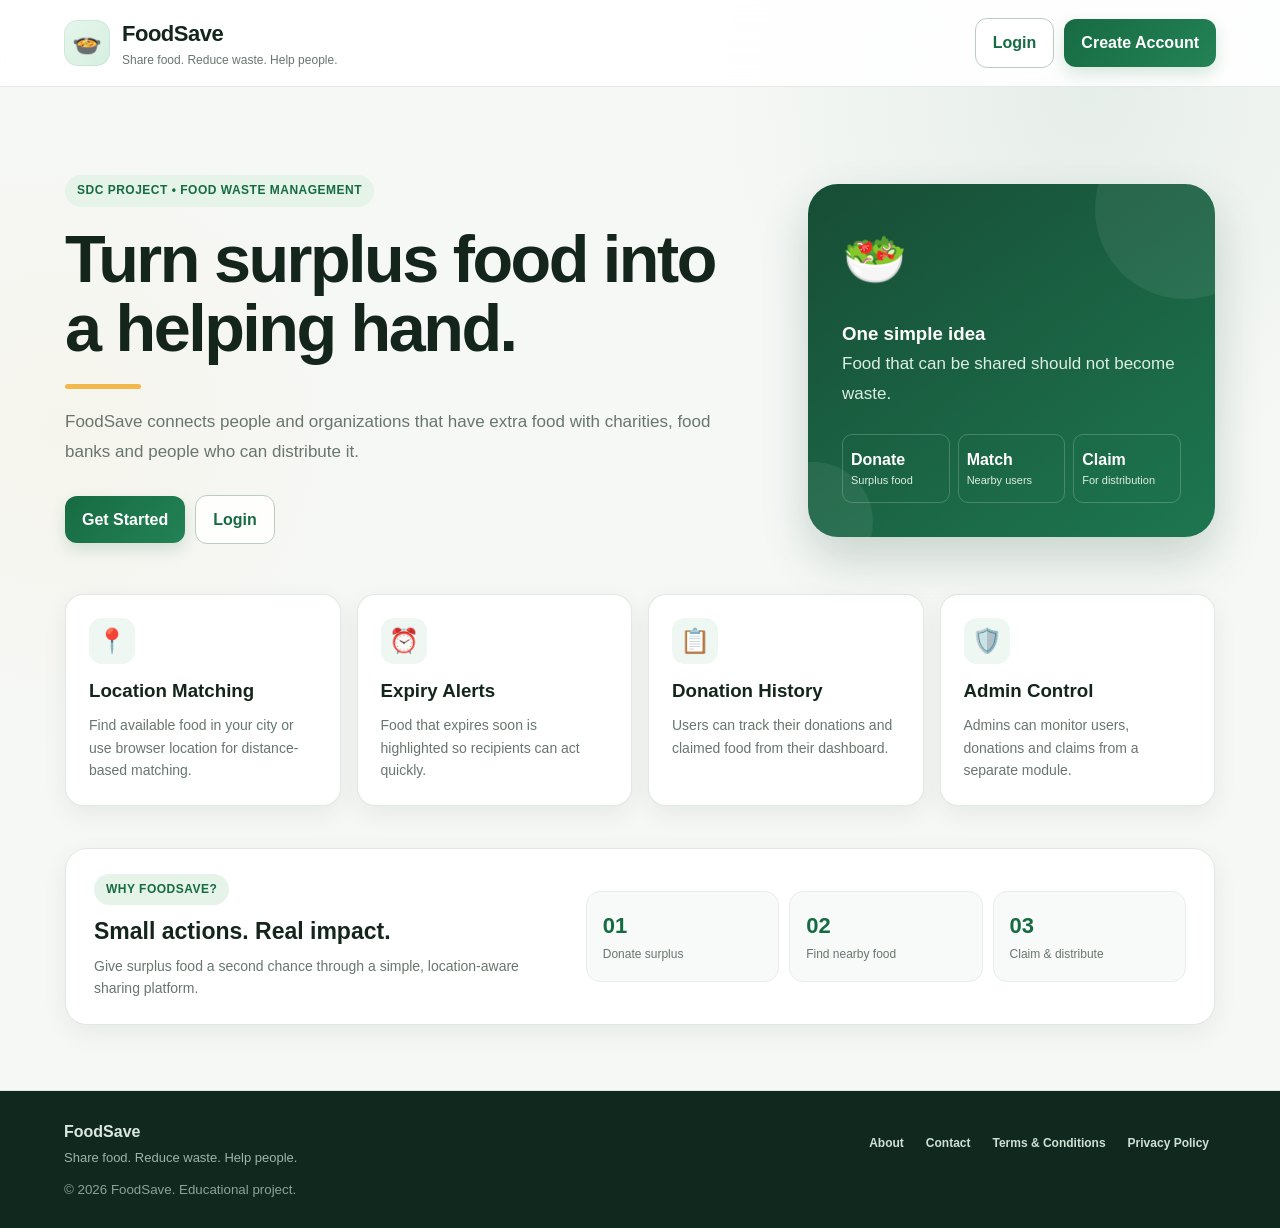
<file: index.html>
<!DOCTYPE html>
<html lang="en">
<head>
    <meta charset="UTF-8">
    <meta name="viewport" content="width=device-width, initial-scale=1.0">
    <title>FoodSave - Food Waste Management System</title>
    <link rel="stylesheet" href="style.css">
</head>
<body data-page="public">
    <!-- ================= LANDING PAGE ================= -->
    <section id="landingPage" class="page">
        <header class="topbar public-nav">
            <div class="brand">
                <span class="brand-icon">🍲</span>
                <div>
                    <h1>FoodSave</h1>
                    <p>Share food. Reduce waste. Help people.</p>
                </div>
            </div>
            <div class="nav-actions">
                <button class="btn btn-outline" onclick="showPage('loginPage')">Login</button>
                <button class="btn btn-primary" onclick="showPage('signupPage')">Create Account</button>
            </div>
        </header>

        <main>
            <section class="hero">
                <div class="hero-content">
                    <span class="badge">SDC Project • Food Waste Management</span>
                    <h2>Turn surplus food into a helping hand.</h2>
                    <p>
                        FoodSave connects people and organizations that have extra food
                        with charities, food banks and people who can distribute it.
                    </p>
                    <div class="hero-buttons">
                        <button class="btn btn-primary btn-large" onclick="showPage('signupPage')">
                            Get Started
                        </button>
                        <button class="btn btn-outline btn-large" onclick="showPage('loginPage')">
                            Login
                        </button>
                    </div>
                </div>

                <div class="hero-card">
                    <div class="hero-card-icon">🥗</div>
                    <h3>One simple idea</h3>
                    <p>Food that can be shared should not become waste.</p>
                    <div class="mini-stats">
                        <div><strong>Donate</strong><span>Surplus food</span></div>
                        <div><strong>Match</strong><span>Nearby users</span></div>
                        <div><strong>Claim</strong><span>For distribution</span></div>
                    </div>
                </div>
            </section>

            <section class="feature-grid container">
                <article class="feature-card">
                    <div class="feature-icon">📍</div>
                    <h3>Location Matching</h3>
                    <p>Find available food in your city or use browser location for distance-based matching.</p>
                </article>
                <article class="feature-card">
                    <div class="feature-icon">⏰</div>
                    <h3>Expiry Alerts</h3>
                    <p>Food that expires soon is highlighted so recipients can act quickly.</p>
                </article>
                <article class="feature-card">
                    <div class="feature-icon">📋</div>
                    <h3>Donation History</h3>
                    <p>Users can track their donations and claimed food from their dashboard.</p>
                </article>
                <article class="feature-card">
                    <div class="feature-icon">🛡️</div>
                    <h3>Admin Control</h3>
                    <p>Admins can monitor users, donations and claims from a separate module.</p>
                </article>
            </section>

            <section class="impact-strip container">
                <div class="impact-copy">
                    <span class="eyebrow">Why FoodSave?</span>
                    <h3>Small actions. Real impact.</h3>
                    <p>Give surplus food a second chance through a simple, location-aware sharing platform.</p>
                </div>
                <div class="impact-metrics">
                    <div><strong>01</strong><span>Donate surplus</span></div>
                    <div><strong>02</strong><span>Find nearby food</span></div>
                    <div><strong>03</strong><span>Claim & distribute</span></div>
                </div>
            </section>
        </main>

        <footer class="site-footer">
            <div>
                <strong>FoodSave</strong>
                <p>Share food. Reduce waste. Help people.</p>
            </div>
            <div class="footer-links">
                <button onclick="showPage('aboutPage')">About</button>
                <button onclick="showPage('contactPage')">Contact</button>
                <button onclick="showPage('termsPage')">Terms & Conditions</button>
                <button onclick="showPage('privacyPage')">Privacy Policy</button>
            </div>
            <small>© 2026 FoodSave. Educational project.</small>
        </footer>
    </section>

    <!-- ================= ABOUT PAGE ================= -->
    <section id="aboutPage" class="page hidden legal-page">
        <div class="legal-shell">
            <button class="back-link" onclick="showPage('landingPage')">← Back to home</button>
            <span class="badge">About FoodSave</span>
            <h2>Making surplus food useful.</h2>
            <p>FoodSave is a food waste management project that connects people who have surplus food with users who can claim it for distribution.</p>
            <div class="legal-grid">
                <div class="legal-card"><h3>Donate</h3><p>Users can post surplus food with quantity, location, category and expiry details.</p></div>
                <div class="legal-card"><h3>Find</h3><p>Users can search available food by name, city and category.</p></div>
                <div class="legal-card"><h3>Manage</h3><p>Administrators can monitor users, donations and claims.</p></div>
            </div>
            <button class="btn btn-primary" onclick="showPage('landingPage')">Back to FoodSave</button>
        </div>
    </section>

    <!-- ================= CONTACT PAGE ================= -->
    <section id="contactPage" class="page hidden legal-page">
        <div class="legal-shell">
            <button class="back-link" onclick="showPage('landingPage')">← Back to home</button>
            <span class="badge">Contact</span>
            <h2>Contact FoodSave</h2>
            <p>If you have a question about this project, please contact the project administrator through your college/project communication channel.</p>
            <div class="legal-card">
                <h3>Project Support</h3>
                <p><strong>Project:</strong> FoodSave - Food Waste Management System</p>
                <p><strong>Purpose:</strong> Academic / educational project</p>
                <p class="muted">Do not enter sensitive personal information into this demo application.</p>
            </div>
            <button class="btn btn-primary" onclick="showPage('landingPage')">Back to FoodSave</button>
        </div>
    </section>

    <!-- ================= TERMS PAGE ================= -->
    <section id="termsPage" class="page hidden legal-page">
        <div class="legal-shell">
            <button class="back-link" onclick="showPage('landingPage')">← Back to home</button>
            <span class="badge">Legal</span>
            <h2>Terms & Conditions</h2>
            <p class="muted">Last updated: September 2026</p>
            <div class="legal-card legal-content">
                <h3>1. Use of FoodSave</h3>
                <p>FoodSave is an educational food-sharing platform demo. Users should provide accurate information when creating accounts and food donations.</p>
                <h3>2. Food Information</h3>
                <p>Donors are responsible for providing accurate food name, quantity, description, location and expiry information. Users should check food condition and suitability before accepting any donation.</p>
                <h3>3. User Conduct</h3>
                <p>Users must not misuse the platform, provide misleading information, attempt unauthorized access, or use the application for unlawful activity.</p>
                <h3>4. Claims and Donations</h3>
                <p>A food claim records an intended claim in this demo. FoodSave does not guarantee delivery, food quality, safety, availability or successful distribution.</p>
                <h3>5. Admin Access</h3>
                <p>Administrative features are intended only for authorized administrators. Users must not attempt to access or modify admin-only features.</p>
                <h3>6. Changes</h3>
                <p>These terms may be updated as the project develops. Users should review the latest version before continuing to use the demo.</p>
            </div>
            <button class="btn btn-primary" onclick="showPage('landingPage')">Back to FoodSave</button>
        </div>
    </section>

    <!-- ================= PRIVACY PAGE ================= -->
    <section id="privacyPage" class="page hidden legal-page">
        <div class="legal-shell">
            <button class="back-link" onclick="showPage('landingPage')">← Back to home</button>
            <span class="badge">Privacy</span>
            <h2>Privacy Policy</h2>
            <p class="muted">Last updated: September 2026</p>
            <div class="legal-card legal-content">
                <h3>1. Information Stored</h3>
                <p>The demo can store your name, email, password, city, food donation details, claim details and optional browser location information.</p>
                <h3>2. Where Information Is Stored</h3>
                <p>This version of FoodSave stores data in your browser's Local Storage. It is not a production database.</p>
                <h3>3. Location</h3>
                <p>GPS location is optional and is requested only when you choose a location feature.</p>
                <h3>4. How Information Is Used</h3>
                <p>Stored information is used to provide login, role-based access, food search, donation, claiming, history and admin dashboard features.</p>
                <h3>5. Demo Limitation</h3>
                <p>Do not use real sensitive information or real passwords in this academic demo. A production version would require secure server-side authentication, encrypted password storage and proper security controls.</p>
                <h3>6. Clearing Data</h3>
                <p>Because this version uses Local Storage, clearing the browser's site data can remove locally stored FoodSave information.</p>
            </div>
            <button class="btn btn-primary" onclick="showPage('landingPage')">Back to FoodSave</button>
        </div>
    </section>

    <!-- ================= LOGIN PAGE ================= -->
    <section id="loginPage" class="page hidden">
        <div class="auth-layout">
            <div class="auth-info">
                <button class="back-link" onclick="showPage('landingPage')">← Back to home</button>
                <span class="badge">Welcome back</span>
                <h2>Login to FoodSave</h2>
                <p>Use your registered account to donate food, claim food or manage the platform.</p>
                <p class="legal-links"><button type="button" class="text-button" onclick="showPage('termsPage')">Terms & Conditions</button> · <button type="button" class="text-button" onclick="showPage('privacyPage')">Privacy Policy</button></p>

                <div class="demo-box">
                    <h4>Demo Admin Account</h4>
                    <p><strong>Email:</strong> admin@foodsave.com</p>
                    <p><strong>Password:</strong> admin123</p>
                </div>
            </div>

            <form id="loginForm" class="form-card">
                <h3>Login</h3>
                <p class="muted">Enter your account details.</p>

                <div id="loginMessage" class="message hidden"></div>

                <label for="loginEmail">Email</label>
                <input id="loginEmail" type="email" placeholder="you@example.com" required>

                <label for="loginPassword">Password</label>
                <input id="loginPassword" type="password" placeholder="Enter password" required>

                <button class="btn btn-primary full-width" type="submit">Login</button>

                <p class="form-footer">
                    Don't have an account?
                    <button type="button" class="text-button" onclick="showPage('signupPage')">Sign up</button>
                </p>
            </form>
        </div>
    </section>

    <!-- ================= SIGNUP PAGE ================= -->
    <section id="signupPage" class="page hidden">
        <div class="auth-layout">
            <div class="auth-info">
                <button class="back-link" onclick="showPage('landingPage')">← Back to home</button>
                <span class="badge">Join FoodSave</span>
                <h2>Create your account</h2>
                <p>Register as a user to donate surplus food or claim available food.</p>
                <ul class="check-list">
                    <li>Post surplus food</li>
                    <li>Find nearby donations</li>
                    <li>Claim food for distribution</li>
                    <li>Track your donation history</li>
                </ul>
            </div>

            <form id="signupForm" class="form-card">
                <h3>Sign Up</h3>
                <p class="muted">All fields are required.</p>

                <div id="signupMessage" class="message hidden"></div>

                <label for="signupName">Full Name</label>
                <input id="signupName" type="text" placeholder="Enter your name" required>

                <label for="signupEmail">Email</label>
                <input id="signupEmail" type="email" placeholder="you@example.com" required>

                <label for="signupPassword">Password</label>
                <input id="signupPassword" type="password" minlength="6" placeholder="Minimum 6 characters" required>

                <label for="signupCity">City</label>
                <input id="signupCity" type="text" placeholder="Example: Hyderabad" required>

                <label class="agreement-row">
                    <input id="termsAgreement" type="checkbox" required>
                    <span>I agree to the <button type="button" class="text-button" onclick="showPage('termsPage')">Terms & Conditions</button> and <button type="button" class="text-button" onclick="showPage('privacyPage')">Privacy Policy</button>.</span>
                </label>

                <button class="btn btn-primary full-width" type="submit">Create Account</button>

                <p class="form-footer">
                    Already registered?
                    <button type="button" class="text-button" onclick="showPage('loginPage')">Login</button>
                </p>
            </form>
        </div>
    </section>

    <div id="toast" class="toast"></div>

    <script src="script.js"></script>
</body>
</html>
</file>
<file: style.css>
/* =========================
   FOODSAVE - MAIN STYLES
   CSS Grid + Flexbox are used
   throughout this project.
   ========================= */

:root {
    --primary: #1f7a4d;
    --primary-dark: #155d39;
    --secondary: #f3b43f;
    --bg: #f5f7f4;
    --card: #ffffff;
    --text: #1d2a22;
    --muted: #6d786f;
    --border: #dfe6df;
    --danger: #c74634;
    --success: #237a4d;
    --shadow: 0 10px 30px rgba(26, 48, 36, 0.08);
    --radius: 16px;
}

* {
    box-sizing: border-box;
    margin: 0;
    padding: 0;
}

body {
    font-family: Arial, Helvetica, sans-serif;
    background: var(--bg);
    color: var(--text);
    line-height: 1.6;
}

button,
input,
select,
textarea {
    font: inherit;
}

button {
    cursor: pointer;
}

.hidden {
    display: none !important;
}

.container {
    width: min(1150px, 92%);
    margin: 0 auto;
}

.page {
    min-height: 100vh;
}

.topbar {
    min-height: 78px;
    padding: 16px 5%;
    display: flex; /* Flexbox requirement */
    align-items: center;
    justify-content: space-between;
    gap: 20px;
    background: #ffffff;
    border-bottom: 1px solid var(--border);
}

.brand {
    display: flex;
    align-items: center;
    gap: 12px;
}

.brand-icon {
    width: 48px;
    height: 48px;
    display: grid;
    place-items: center;
    background: #e4f3e9;
    border-radius: 14px;
    font-size: 24px;
}

.brand h1 {
    font-size: 22px;
}

.brand p {
    font-size: 12px;
    color: var(--muted);
}

.nav-actions,
.user-menu,
.hero-buttons {
    display: flex;
    align-items: center;
    gap: 10px;
}

.btn {
    border: none;
    border-radius: 10px;
    padding: 11px 18px;
    font-weight: 700;
    transition: 0.2s ease;
}

.btn:hover {
    transform: translateY(-1px);
}

.btn-primary {
    background: var(--primary);
    color: white;
}

.btn-primary:hover {
    background: var(--primary-dark);
}

.btn-outline {
    background: white;
    color: var(--primary);
    border: 1px solid var(--primary);
}

.btn-danger {
    background: #fff0ee;
    color: var(--danger);
    border: 1px solid #f0c4bd;
}

.btn-small {
    padding: 8px 12px;
    font-size: 13px;
}

.btn-large {
    padding: 14px 22px;
}

.full-width {
    width: 100%;
}

.hero {
    width: min(1150px, 92%);
    margin: 0 auto;
    padding: 80px 0 55px;
    display: grid; /* CSS Grid requirement */
    grid-template-columns: 1.35fr 0.65fr;
    gap: 55px;
    align-items: center;
}

.hero h2 {
    font-size: clamp(38px, 5vw, 62px);
    line-height: 1.05;
    margin: 18px 0;
    max-width: 750px;
}

.hero p {
    color: var(--muted);
    max-width: 700px;
    font-size: 18px;
}

.badge,
.eyebrow {
    display: inline-block;
    color: var(--primary);
    background: #e5f3e9;
    border-radius: 999px;
    padding: 6px 12px;
    font-size: 12px;
    font-weight: 800;
    text-transform: uppercase;
    letter-spacing: 0.5px;
}

.hero-buttons {
    margin-top: 28px;
}

.hero-card {
    background: var(--primary);
    color: white;
    padding: 34px;
    border-radius: 28px;
    box-shadow: var(--shadow);
}

.hero-card-icon {
    font-size: 50px;
    margin-bottom: 18px;
}

.hero-card p {
    color: #dceee3;
}

.mini-stats {
    margin-top: 25px;
    display: grid;
    grid-template-columns: repeat(3, 1fr);
    gap: 8px;
}

.mini-stats div {
    padding: 12px 8px;
    border: 1px solid rgba(255,255,255,0.2);
    border-radius: 10px;
}

.mini-stats strong,
.mini-stats span {
    display: block;
}

.mini-stats span {
    font-size: 11px;
    color: #dceee3;
}

.feature-grid {
    padding-bottom: 70px;
    display: grid;
    grid-template-columns: repeat(4, 1fr);
    gap: 18px;
}

.feature-card {
    background: white;
    padding: 25px;
    border: 1px solid var(--border);
    border-radius: var(--radius);
}

.feature-icon {
    font-size: 30px;
    margin-bottom: 12px;
}

.feature-card p {
    color: var(--muted);
    margin-top: 8px;
    font-size: 14px;
}

/* Authentication */

.auth-layout {
    min-height: 100vh;
    width: min(1050px, 92%);
    margin: auto;
    display: grid;
    grid-template-columns: 1fr 0.8fr;
    align-items: center;
    gap: 60px;
}

.auth-info h2 {
    font-size: 44px;
    line-height: 1.1;
    margin: 20px 0 12px;
}

.auth-info p {
    color: var(--muted);
}

.back-link {
    background: none;
    border: none;
    color: var(--primary);
    font-weight: 700;
    margin-bottom: 35px;
}

.form-card {
    background: white;
    padding: 30px;
    border: 1px solid var(--border);
    border-radius: var(--radius);
    box-shadow: var(--shadow);
}

.form-card h3 {
    font-size: 26px;
}

.muted {
    color: var(--muted);
}

.form-card > label,
.form-grid label {
    display: block;
    font-weight: 700;
    margin-top: 18px;
    margin-bottom: 7px;
}

.form-card input,
.form-card select,
.form-card textarea,
.filter-bar input,
.filter-bar select {
    width: 100%;
    border: 1px solid var(--border);
    border-radius: 9px;
    padding: 12px 13px;
    outline: none;
    background: white;
}

.form-card input:focus,
.form-card select:focus,
.form-card textarea:focus,
.filter-bar input:focus,
.filter-bar select:focus {
    border-color: var(--primary);
}

.form-card .btn {
    margin-top: 22px;
}

.form-footer {
    margin-top: 20px;
    text-align: center;
    font-size: 14px;
    color: var(--muted);
}

.text-button {
    border: none;
    background: transparent;
    color: var(--primary);
    font-weight: 800;
}

.demo-box {
    background: white;
    padding: 18px;
    border-radius: 12px;
    border: 1px dashed #9eb8a7;
    margin-top: 25px;
    max-width: 430px;
}

.demo-box p {
    font-size: 14px;
    margin-top: 5px;
}

.check-list {
    list-style: none;
    margin-top: 25px;
}

.check-list li {
    margin: 12px 0;
    color: var(--primary-dark);
}

.check-list li::before {
    content: "✓";
    margin-right: 10px;
    font-weight: bold;
}

/* Messages */

.message {
    padding: 12px 14px;
    border-radius: 9px;
    margin: 14px 0;
    font-size: 14px;
}

.message.success {
    background: #e7f5ec;
    color: #20643f;
}

.message.error {
    background: #fff0ee;
    color: #9e3022;
}

.toast {
    position: fixed;
    right: 22px;
    bottom: 22px;
    background: #1e2923;
    color: white;
    padding: 13px 18px;
    border-radius: 10px;
    transform: translateY(120px);
    opacity: 0;
    transition: 0.25s;
    z-index: 1000;
}

.toast.show {
    transform: translateY(0);
    opacity: 1;
}

/* Application */

.app-topbar {
    position: sticky;
    top: 0;
    z-index: 20;
}

.app-layout {
    min-height: calc(100vh - 78px);
    display: grid;
    grid-template-columns: 240px 1fr; /* CSS Grid */
}

.sidebar {
    background: #193126;
    padding: 20px 12px;
    display: flex; /* Flexbox */
    flex-direction: column;
    gap: 7px;
}

.side-link {
    width: 100%;
    text-align: left;
    padding: 12px 14px;
    border: none;
    background: transparent;
    color: #d8e8de;
    border-radius: 10px;
    font-weight: 700;
}

.side-link:hover,
.side-link.active {
    background: #2a493a;
    color: white;
}

.main-content {
    padding: 30px;
    max-width: 1500px;
    width: 100%;
    margin: auto;
}

.section-heading {
    display: flex;
    align-items: center;
    justify-content: space-between;
    gap: 20px;
    margin-bottom: 25px;
}

.section-heading h2 {
    font-size: 30px;
    margin: 5px 0;
}

.stats-grid {
    display: grid;
    grid-template-columns: repeat(4, 1fr);
    gap: 15px;
    margin-bottom: 20px;
}

.stat-card {
    background: white;
    border: 1px solid var(--border);
    border-radius: var(--radius);
    padding: 20px;
}

.stat-card .stat-icon {
    font-size: 25px;
}

.stat-card strong {
    display: block;
    font-size: 30px;
    margin-top: 7px;
}

.stat-card span {
    color: var(--muted);
    font-size: 13px;
}

.dashboard-grid {
    display: grid;
    grid-template-columns: 1.4fr 0.8fr;
    gap: 20px;
}

.panel,
.profile-card,
.food-card,
.history-item {
    background: white;
    border: 1px solid var(--border);
    border-radius: var(--radius);
}

.panel {
    padding: 20px;
}

.panel-heading {
    display: flex;
    align-items: center;
    justify-content: space-between;
    margin-bottom: 14px;
}

.activity-item {
    padding: 13px 0;
    border-bottom: 1px solid var(--border);
}

.activity-item:last-child {
    border-bottom: none;
}

.activity-item strong {
    display: block;
}

.activity-item small {
    color: var(--muted);
}

.alert-item {
    padding: 13px;
    background: #fff8e8;
    border-radius: 10px;
    margin-bottom: 10px;
    border-left: 4px solid var(--secondary);
}

.alert-item strong {
    display: block;
}

.filter-bar {
    background: white;
    padding: 15px;
    border: 1px solid var(--border);
    border-radius: var(--radius);
    display: grid;
    grid-template-columns: 1.5fr 1fr 0.8fr;
    gap: 10px;
    margin-bottom: 20px;
}

.food-grid {
    display: grid;
    grid-template-columns: repeat(3, 1fr);
    gap: 18px;
}

.food-card {
    padding: 20px;
    display: flex;
    flex-direction: column;
    gap: 10px;
}

.food-card h3 {
    font-size: 21px;
}

.food-meta {
    display: flex;
    flex-wrap: wrap;
    gap: 7px;
}

.tag {
    background: #edf5ef;
    color: var(--primary-dark);
    padding: 4px 9px;
    border-radius: 999px;
    font-size: 11px;
    font-weight: 700;
}

.food-card .description {
    color: var(--muted);
    font-size: 14px;
    min-height: 45px;
}

.food-card .food-footer {
    margin-top: auto;
    display: flex;
    justify-content: space-between;
    align-items: center;
    gap: 10px;
}

.expiring {
    color: #9b5b00;
    font-weight: 800;
}

.location-box {
    margin-top: 22px;
    padding: 16px;
    border-radius: 12px;
    background: #f1f7f3;
    display: flex;
    align-items: center;
    gap: 15px;
    flex-wrap: wrap;
}

.location-box > div {
    flex: 1;
    min-width: 220px;
}

.location-status {
    color: var(--muted);
    font-size: 13px;
}

.wide-form {
    max-width: 1000px;
}

.form-grid {
    display: grid;
    grid-template-columns: repeat(2, 1fr);
    gap: 0 20px;
}

.form-grid label {
    margin-top: 10px;
}

.full-column {
    grid-column: 1 / -1;
}

.history-list {
    display: grid;
    gap: 12px;
}

.history-item {
    padding: 18px;
    display: flex;
    justify-content: space-between;
    gap: 20px;
    align-items: center;
}

.status-badge {
    display: inline-block;
    padding: 5px 9px;
    border-radius: 999px;
    font-size: 11px;
    font-weight: 800;
    background: #e7f5ec;
    color: var(--success);
}

.status-badge.claimed {
    background: #e9f0ff;
    color: #315c9e;
}

.status-badge.cancelled {
    background: #fff0ee;
    color: var(--danger);
}

.profile-card {
    padding: 25px;
    display: flex;
    gap: 20px;
    align-items: center;
    max-width: 700px;
}

.avatar {
    width: 75px;
    height: 75px;
    border-radius: 50%;
    background: #dceee2;
    color: var(--primary-dark);
    display: grid;
    place-items: center;
    font-size: 28px;
    font-weight: 800;
}

.profile-details p {
    color: var(--muted);
}

.table-wrap {
    overflow-x: auto;
    background: white;
    border: 1px solid var(--border);
    border-radius: var(--radius);
}

table {
    width: 100%;
    border-collapse: collapse;
    min-width: 700px;
}

th,
td {
    padding: 14px 16px;
    text-align: left;
    border-bottom: 1px solid var(--border);
}

th {
    background: #f1f5f1;
    font-size: 13px;
}

td {
    font-size: 14px;
}

.empty-state {
    background: white;
    border: 1px dashed var(--border);
    padding: 35px;
    text-align: center;
    color: var(--muted);
    border-radius: var(--radius);
    grid-column: 1 / -1;
}

@media (max-width: 950px) {
    .hero,
    .auth-layout {
        grid-template-columns: 1fr;
    }

    .feature-grid {
        grid-template-columns: repeat(2, 1fr);
    }

    .food-grid {
        grid-template-columns: repeat(2, 1fr);
    }

    .stats-grid {
        grid-template-columns: repeat(2, 1fr);
    }

    .dashboard-grid {
        grid-template-columns: 1fr;
    }
}

@media (max-width: 700px) {
    .topbar {
        flex-wrap: wrap;
    }

    .app-layout {
        grid-template-columns: 1fr;
    }

    .sidebar {
        display: grid;
        grid-template-columns: repeat(2, 1fr);
    }

    .main-content {
        padding: 18px;
    }

    .feature-grid,
    .food-grid,
    .stats-grid,
    .filter-bar,
    .form-grid {
        grid-template-columns: 1fr;
    }

    .hero {
        padding-top: 45px;
    }

    .section-heading,
    .history-item {
        align-items: flex-start;
        flex-direction: column;
    }

    .user-menu {
        width: 100%;
        justify-content: space-between;
    }
}

/* =========================
   FOODSave IMPROVEMENTS
   ========================= */

.site-footer,
.app-footer {
    background: #193126;
    color: #d8e8de;
    padding: 28px 5%;
    display: flex;
    align-items: center;
    justify-content: space-between;
    gap: 20px;
    flex-wrap: wrap;
}

.site-footer p {
    color: #b8cfc2;
    font-size: 13px;
    margin-top: 4px;
}

.footer-links,
.app-footer {
    display: flex;
    align-items: center;
    gap: 8px;
    flex-wrap: wrap;
}

.footer-links button,
.app-footer button {
    border: none;
    background: transparent;
    color: #d8e8de;
    padding: 7px 9px;
    font-weight: 700;
}

.footer-links button:hover,
.app-footer button:hover {
    color: white;
    text-decoration: underline;
}

.legal-page {
    background: var(--bg);
    padding: 35px 5%;
}

.legal-shell {
    width: min(1000px, 100%);
    margin: 0 auto;
}

.legal-shell h2 {
    font-size: clamp(34px, 5vw, 50px);
    line-height: 1.1;
    margin: 16px 0 10px;
}

.legal-shell > p {
    max-width: 800px;
    color: var(--muted);
    margin-bottom: 20px;
}

.legal-grid {
    display: grid;
    grid-template-columns: repeat(3, 1fr);
    gap: 16px;
    margin: 25px 0;
}

.legal-card {
    background: white;
    border: 1px solid var(--border);
    border-radius: var(--radius);
    padding: 22px;
    margin: 18px 0;
}

.legal-card p {
    color: var(--muted);
    margin-top: 7px;
}

.legal-content h3 {
    margin-top: 20px;
}

.legal-content h3:first-child {
    margin-top: 0;
}

.legal-content p {
    margin-bottom: 12px;
}

.legal-links {
    margin-top: 15px !important;
    font-size: 13px;
}

.agreement-row {
    margin-top: 18px;
    display: flex;
    align-items: flex-start;
    gap: 9px;
    font-size: 13px;
    color: var(--muted);
}

.agreement-row input {
    width: auto !important;
    margin-top: 4px;
}

@media (max-width: 700px) {
    .legal-grid {
        grid-template-columns: 1fr;
    }

    .site-footer,
    .app-footer {
        align-items: flex-start;
        flex-direction: column;
    }
}


/* =========================================================
   FOODSAVE - MODERN UI ENHANCEMENT LAYER
   Clean food-tech / startup style without visual overload.
   ========================================================= */

:root {
    --primary: #176b43;
    --primary-dark: #0f4f32;
    --secondary: #f2b84b;
    --bg: #f6f8f6;
    --card: #ffffff;
    --text: #14251c;
    --muted: #68766e;
    --border: #e1e8e3;
    --shadow-soft: 0 8px 24px rgba(20, 45, 32, 0.07);
    --shadow-hover: 0 16px 34px rgba(20, 45, 32, 0.11);
    --radius: 18px;
}

html { scroll-behavior: smooth; }

body {
    background:
        radial-gradient(circle at 85% 8%, rgba(23,107,67,.07), transparent 24rem),
        radial-gradient(circle at 5% 35%, rgba(242,184,75,.055), transparent 20rem),
        var(--bg);
    color: var(--text);
}

.topbar {
    min-height: 74px;
    background: rgba(255,255,255,.88);
    backdrop-filter: blur(16px);
    -webkit-backdrop-filter: blur(16px);
    border-bottom: 1px solid rgba(225,232,227,.85);
}

.public-nav {
    position: sticky;
    top: 0;
    z-index: 50;
}

.brand-icon {
    width: 46px;
    height: 46px;
    background: linear-gradient(135deg, #e6f6ec, #d5efdf);
    box-shadow: inset 0 0 0 1px rgba(23,107,67,.08);
}

.brand h1 { letter-spacing: -.5px; }

.btn {
    border-radius: 12px;
    padding: 11px 17px;
    transition: transform .2s ease, box-shadow .2s ease, background .2s ease;
}

.btn:hover {
    transform: translateY(-2px);
    box-shadow: 0 8px 18px rgba(23,107,67,.12);
}

.btn-primary {
    background: linear-gradient(135deg, var(--primary), #238256);
    box-shadow: 0 7px 16px rgba(23,107,67,.16);
}

.btn-primary:hover { background: linear-gradient(135deg, #125d39, #1d764d); }

.btn-outline {
    background: rgba(255,255,255,.82);
    border-color: #b8cec0;
}

.hero {
    padding: 88px 0 50px;
    grid-template-columns: minmax(0, 1.25fr) minmax(330px, .75fr);
    gap: 65px;
}

.hero-content { animation: fadeUp .55s ease both; }

.hero h2 {
    font-size: clamp(42px, 5.2vw, 68px);
    letter-spacing: -2.5px;
}

.hero h2::after {
    content: "";
    display: block;
    width: 76px;
    height: 5px;
    margin-top: 20px;
    border-radius: 999px;
    background: var(--secondary);
}

.hero p { font-size: 17px; line-height: 1.75; }

.hero-card {
    position: relative;
    overflow: hidden;
    padding: 34px;
    border-radius: 30px;
    background: linear-gradient(145deg, #174d35, #1d7650);
    box-shadow: 0 22px 48px rgba(22,71,49,.20);
    animation: floatIn .65s ease both;
}

.hero-card::before,
.hero-card::after {
    content: "";
    position: absolute;
    border-radius: 50%;
    background: rgba(255,255,255,.07);
}
.hero-card::before { width: 180px; height: 180px; right: -60px; top: -65px; }
.hero-card::after { width: 120px; height: 120px; left: -55px; bottom: -45px; }

.hero-card > * { position: relative; z-index: 1; }
.hero-card-icon { font-size: 52px; }

.feature-grid { gap: 16px; padding-bottom: 42px; }

.feature-card {
    padding: 23px;
    border: 1px solid rgba(225,232,227,.95);
    border-radius: 18px;
    box-shadow: var(--shadow-soft);
    transition: transform .22s ease, box-shadow .22s ease, border-color .22s ease;
}

.feature-card:hover {
    transform: translateY(-5px);
    box-shadow: var(--shadow-hover);
    border-color: #c6d9cd;
}

.feature-icon {
    width: 46px;
    height: 46px;
    display: grid;
    place-items: center;
    border-radius: 13px;
    background: #eef7f1;
    font-size: 24px;
}

.impact-strip {
    margin-bottom: 65px;
    padding: 25px 28px;
    display: grid;
    grid-template-columns: 1fr 1.3fr;
    gap: 30px;
    align-items: center;
    background: #ffffff;
    border: 1px solid var(--border);
    border-radius: 22px;
    box-shadow: var(--shadow-soft);
}

.impact-copy h3 { margin: 8px 0 5px; font-size: 23px; }
.impact-copy p { color: var(--muted); font-size: 14px; }

.impact-metrics {
    display: grid;
    grid-template-columns: repeat(3, 1fr);
    gap: 10px;
}

.impact-metrics div {
    padding: 16px;
    border-radius: 14px;
    background: #f7faf8;
    border: 1px solid #e8eee9;
}

.impact-metrics strong,
.impact-metrics span { display: block; }
.impact-metrics strong { color: var(--primary); font-size: 22px; }
.impact-metrics span { color: var(--muted); font-size: 12px; margin-top: 2px; }

.site-footer,
.app-footer {
    border-top: 1px solid var(--border);
    background: #11281e;
    color: #dbe8df;
}

.site-footer {
    padding: 28px 5%;
    display: grid;
    grid-template-columns: 1fr auto;
    gap: 10px 30px;
    align-items: center;
}

.site-footer p { color: #9eb4a7; font-size: 13px; margin-top: 3px; }
.site-footer small { color: #8da397; }

.footer-links { display: flex; gap: 8px; flex-wrap: wrap; justify-content: flex-end; }
.footer-links button,
.app-footer button {
    border: 0;
    background: transparent;
    color: #cfe0d5;
    cursor: pointer;
    padding: 5px 7px;
    font-size: 12px;
}
.footer-links button:hover,
.app-footer button:hover { color: #ffffff; }

.auth-layout {
    min-height: 100vh;
    padding: 40px 0;
}

.auth-info h2 { letter-spacing: -1.4px; }
.form-card {
    border: 1px solid rgba(225,232,227,.95);
    border-radius: 20px;
    box-shadow: 0 18px 45px rgba(20,45,32,.09);
}

.form-card input,
.form-card select,
.form-card textarea,
.filter-bar input,
.filter-bar select {
    border-radius: 11px;
    background: #fbfcfb;
    transition: border-color .2s, box-shadow .2s, background .2s;
}

.form-card input:focus,
.form-card select:focus,
.form-card textarea:focus,
.filter-bar input:focus,
.filter-bar select:focus {
    border-color: #72a789;
    box-shadow: 0 0 0 4px rgba(23,107,67,.08);
    background: #ffffff;
}

.agreement-row {
    display: flex !important;
    align-items: flex-start;
    gap: 9px;
    margin-top: 17px !important;
    font-size: 13px;
    color: var(--muted);
    font-weight: 500 !important;
}
.agreement-row input { width: auto; margin-top: 4px; }

.app-topbar { box-shadow: 0 4px 20px rgba(20,45,32,.05); }
.app-layout { background: transparent; }

.sidebar {
    background: linear-gradient(180deg, #142f24, #10281e);
    padding: 18px 11px;
    box-shadow: 8px 0 30px rgba(17,40,30,.07);
}

.side-link {
    border: 1px solid transparent;
    transition: .2s ease;
}
.side-link:hover { background: rgba(255,255,255,.07); }
.side-link.active {
    background: linear-gradient(90deg, rgba(79,159,111,.24), rgba(79,159,111,.08));
    border-color: rgba(146,202,165,.12);
}

.main-content { padding: 34px; }
.section-heading h2 { letter-spacing: -.8px; }

.stat-card {
    position: relative;
    overflow: hidden;
    border: 1px solid var(--border);
    border-radius: 18px;
    box-shadow: var(--shadow-soft);
    transition: transform .2s ease, box-shadow .2s ease;
}
.stat-card:hover { transform: translateY(-3px); box-shadow: var(--shadow-hover); }
.stat-card::after {
    content: "";
    position: absolute;
    width: 70px;
    height: 70px;
    border-radius: 50%;
    right: -32px;
    bottom: -32px;
    background: rgba(23,107,67,.06);
}
.stat-card .stat-icon {
    width: 42px;
    height: 42px;
    display: grid;
    place-items: center;
    border-radius: 12px;
    background: #edf7f1;
}

.panel,
.profile-card,
.food-card,
.history-item,
.table-wrap,
.filter-bar {
    box-shadow: var(--shadow-soft);
}

.panel { border-radius: 18px; }
.filter-bar { border-radius: 16px; }

.food-card {
    position: relative;
    overflow: hidden;
    padding: 20px;
    transition: transform .22s ease, box-shadow .22s ease, border-color .22s ease;
}
.food-card:hover {
    transform: translateY(-5px);
    box-shadow: var(--shadow-hover);
    border-color: #c7dbce;
}
.food-card::before {
    content: "";
    display: block;
    height: 4px;
    width: 48px;
    border-radius: 999px;
    background: var(--secondary);
    margin-bottom: 2px;
}

.tag { background: #eef7f1; }

.history-item { transition: transform .2s ease, box-shadow .2s ease; }
.history-item:hover { transform: translateX(3px); box-shadow: var(--shadow-soft); }

.table-wrap { border-radius: 18px; }
th { background: #f3f7f4; color: #405148; }
tr:last-child td { border-bottom: 0; }
tr:hover td { background: #fbfdfb; }

.legal-page { background: var(--bg); }
.legal-shell {
    width: min(900px, 92%);
    margin: auto;
    padding: 55px 0;
}
.legal-shell h2 { font-size: clamp(32px, 5vw, 48px); letter-spacing: -1.5px; margin: 15px 0 10px; }
.legal-card {
    background: #fff;
    border: 1px solid var(--border);
    border-radius: 18px;
    padding: 24px;
    box-shadow: var(--shadow-soft);
}
.legal-grid { display: grid; grid-template-columns: repeat(3, 1fr); gap: 14px; margin: 25px 0; }
.legal-content h3 { margin-top: 20px; }
.legal-content h3:first-child { margin-top: 0; }
.legal-content p { color: var(--muted); margin-top: 5px; }

.app-footer {
    padding: 14px 30px;
    display: flex;
    justify-content: flex-end;
    gap: 6px;
    flex-wrap: wrap;
}

.toast {
    border-radius: 13px;
    box-shadow: 0 12px 30px rgba(0,0,0,.16);
}

@keyframes fadeUp {
    from { opacity: 0; transform: translateY(12px); }
    to { opacity: 1; transform: translateY(0); }
}
@keyframes floatIn {
    from { opacity: 0; transform: translateY(16px) scale(.985); }
    to { opacity: 1; transform: translateY(0) scale(1); }
}

@media (max-width: 950px) {
    .impact-strip { grid-template-columns: 1fr; }
    .legal-grid { grid-template-columns: 1fr; }
}

@media (max-width: 700px) {
    .hero h2 { letter-spacing: -1.5px; }
    .impact-metrics { grid-template-columns: 1fr; }
    .site-footer { grid-template-columns: 1fr; }
    .footer-links { justify-content: flex-start; }
    .main-content { padding: 22px 16px; }
    .app-footer { justify-content: center; padding: 14px 12px; }
}
</file>
